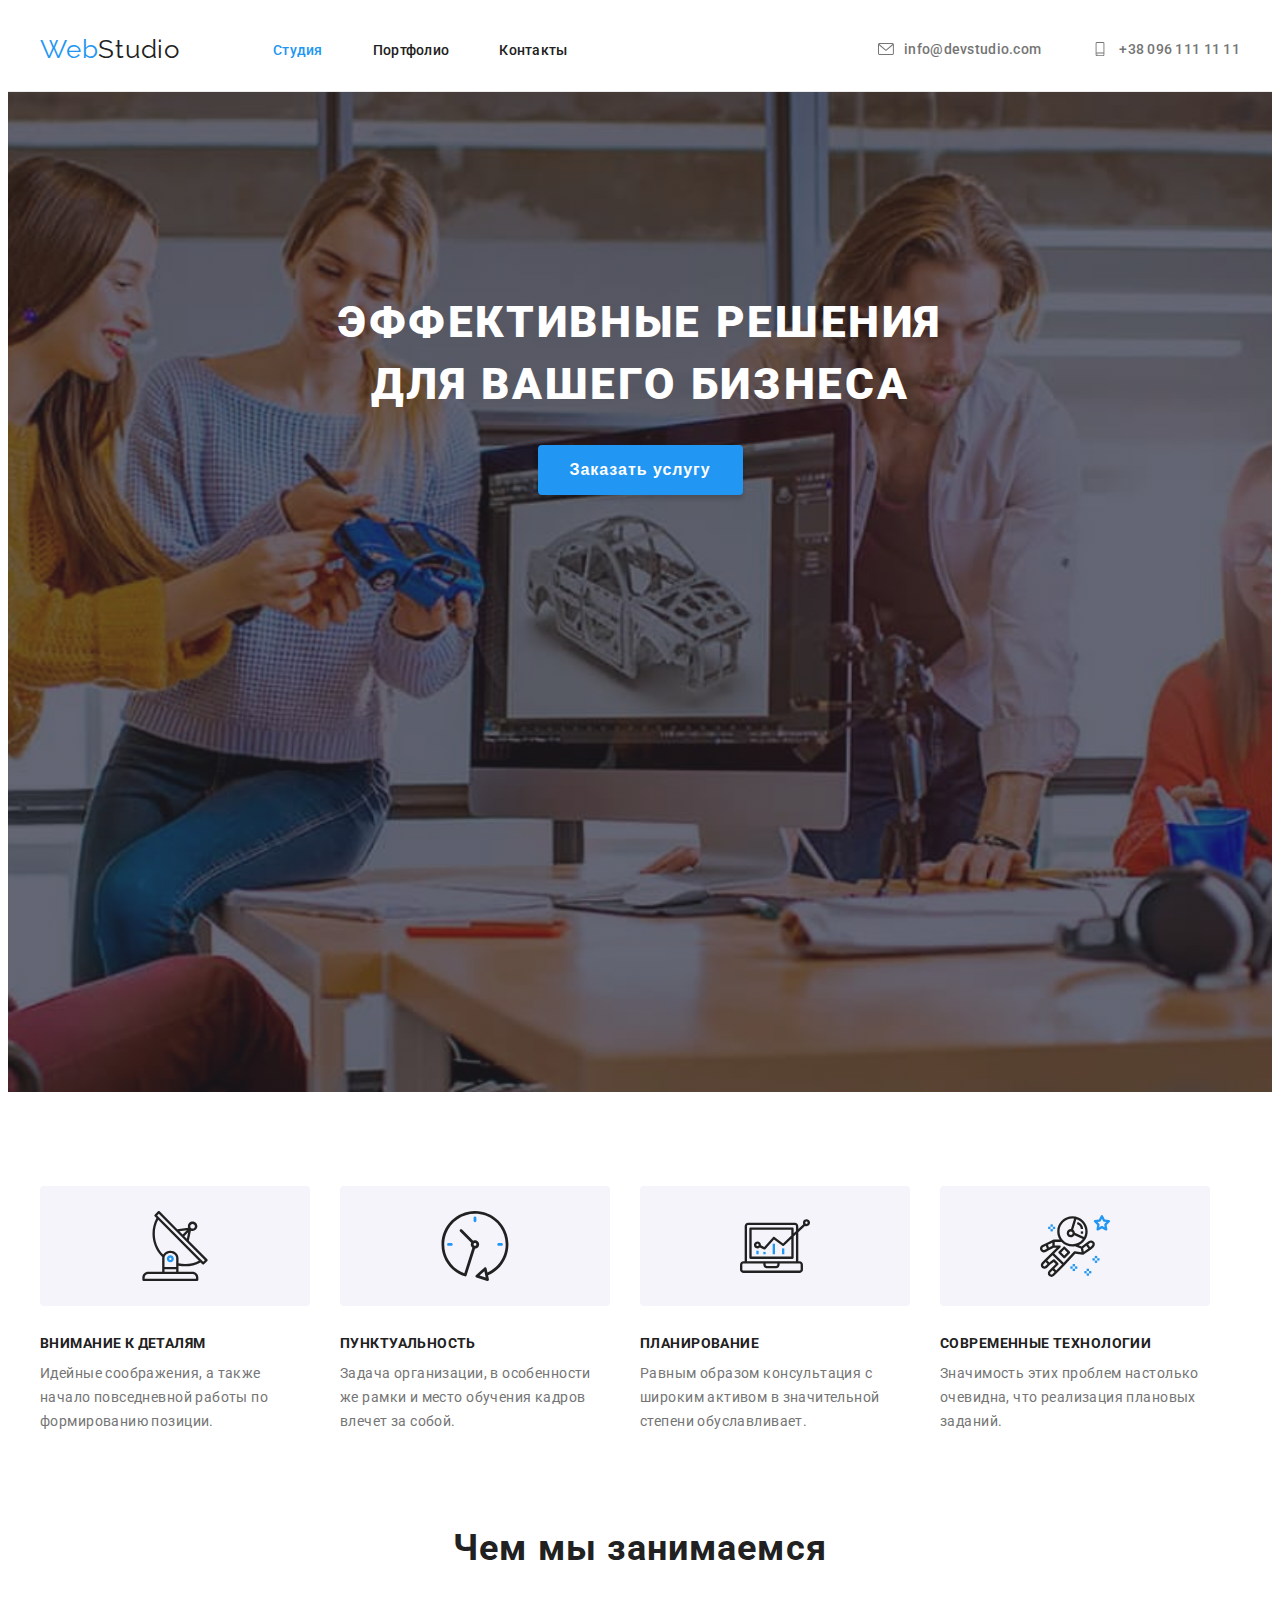
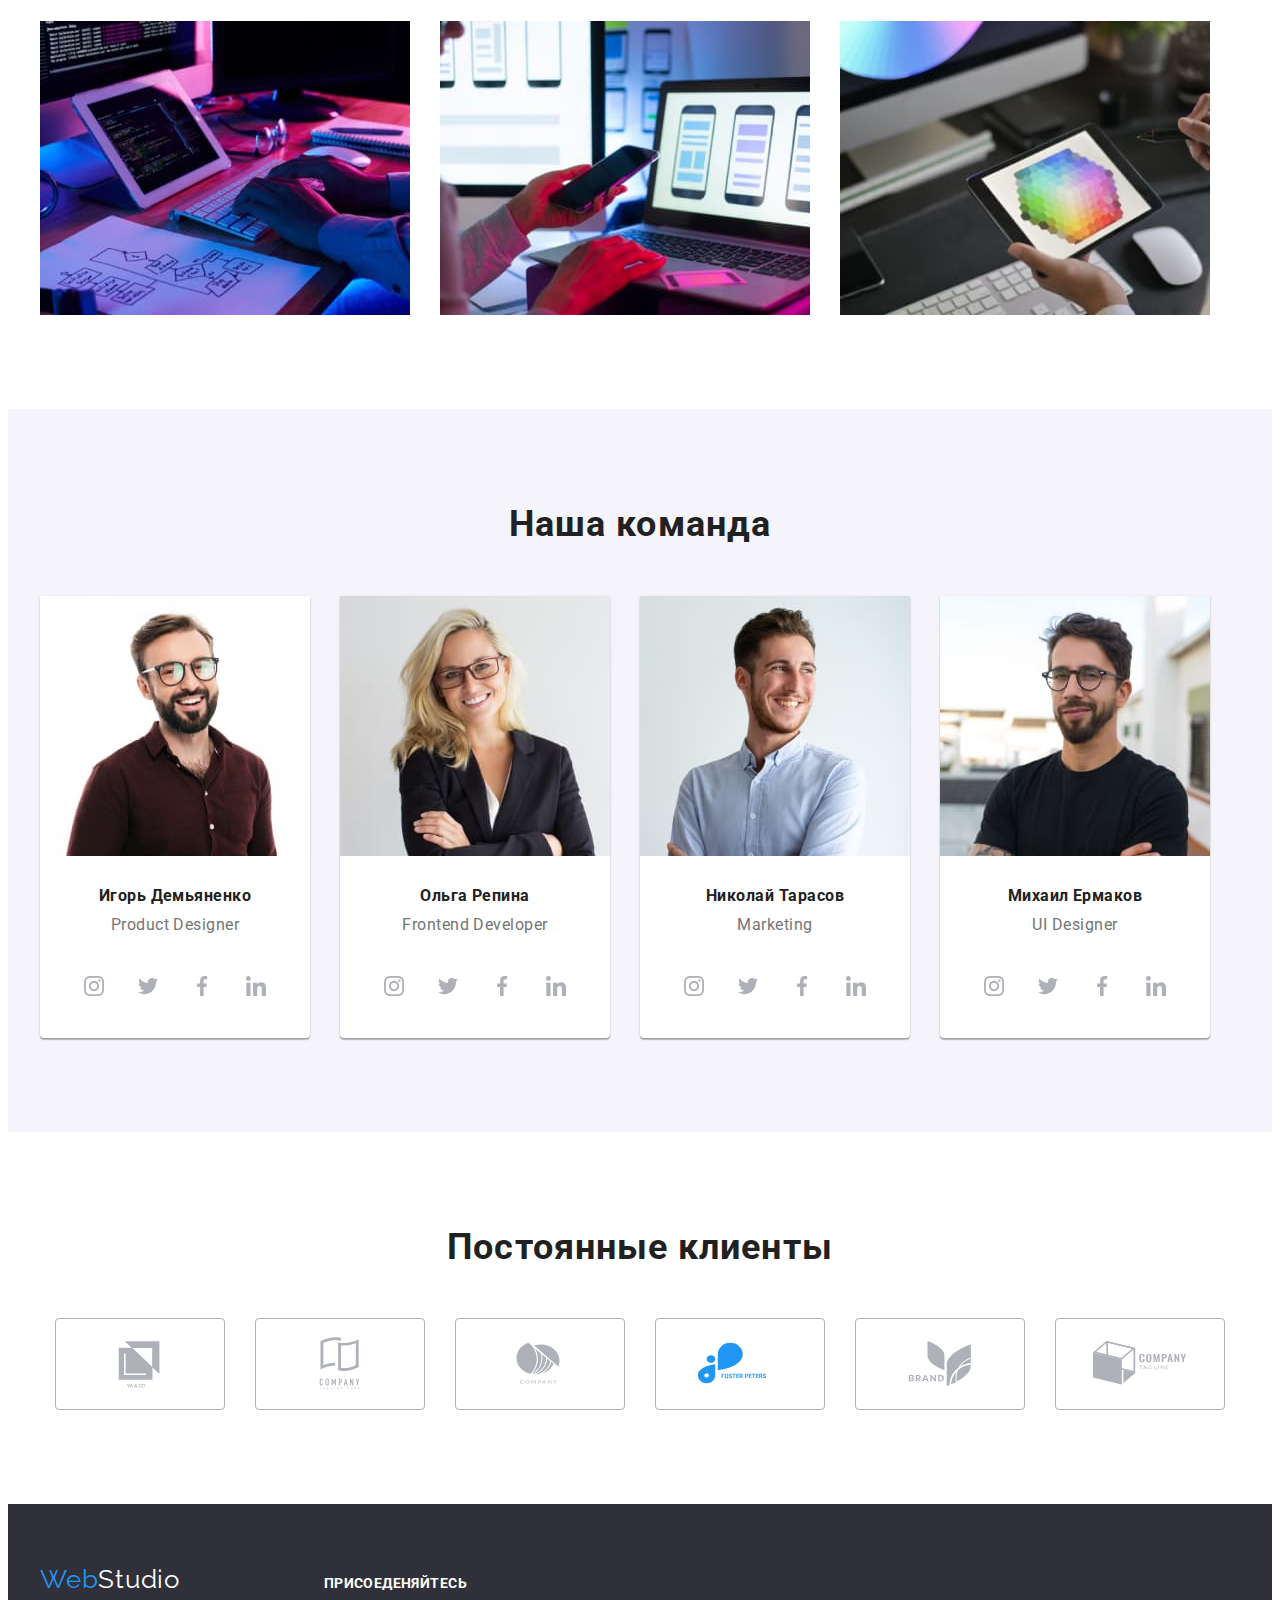
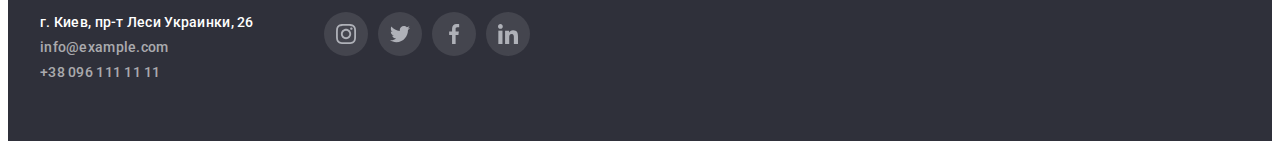
<file: index.html>
<!DOCTYPE html>
<html lang="ru">
  <head>
    <meta charset="UTF-8" />
    <meta http-equiv="X-UA-Compatible" content="IE=edge" />
    <meta name="viewport" content="width=device-width, initial-scale=1.0" />
    <title>WebStudio</title>
    <link rel="preconnect" href="https://fonts.googleapis.com" />
    <link rel="preconnect" href="https://fonts.gstatic.com" crossorigin />
    <link
      href="https://fonts.googleapis.com/css2?family=Raleway:ital,wght@0,700;1,700&display=swap"
      rel="stylesheet"
    />
    <link
      href="https://fonts.googleapis.com/css2?family=Raleway:wght@700&family=Roboto:wght@400;500;700;900&family=Shizuru&display=swap"
      rel="stylesheet"
    />
    <link
      rel="stylesheet"
      href="https://cdnjs.cloudflare.com/ajax/libs/modern-normalize/1.1.0/modern-normalize.min.css"
      integrity="sha512-wpPYUAdjBVSE4KJnH1VR1HeZfpl1ub8YT/NKx4PuQ5NmX2tKuGu6U/JRp5y+Y8XG2tV+wKQpNHVUX03MfMFn9Q=="
      crossorigin="anonymous"
      referrerpolicy="no-referrer"
    />
    <link rel="stylesheet" href="./css/styles.css" />
  </head>
  <body>
    <header class="border">
      <div class="container container-flex">
        <nav class="container-flex">
          <a href="index.html" class="header-logo a logo"
            ><span class="header-logo-styles">Web</span>Studio</a
          >
          <ul class="list container-flex header-stydia">
            <li class="header-info-margin">
              <a class="header-items a" href="index.html"
                ><span class="portfolio">Студия</span></a
              >
            </li>
            <li class="header-info-margin header-port">
              <a class="header-items a" href="portfolio.html">Портфолио</a>
            </li>
            <li class="header-info-margin header-cont">
              <a class="header-items a" href="#contacts">Контакты</a>
            </li>
          </ul>
        </nav>
        <ul class="list container-flex header-email">
          <li class="header-info-margin">
            <a class="header-contakty a" href="mailto:">
              <svg class="email" width="16" height="12">
                <use href="./images/symbol-defs.svg#icon-envelope"></use>
              </svg>
              info@devstudio.com</a
            >
          </li>
          <li class="header-info-margin header-tele">
            <a class="header-contakty a header-tel" href="tel:+380961111111">
              <svg class="email" width="18" height="14">
                <use href="./images/symbol-defs.svg#icon-smartphone"></use>
              </svg>
              +38 096 111 11 11</a
            >
          </li>
        </ul>
      </div>
    </header>
    <main>
      <section class="hero overlay">
        <div class="container">
          <h1 class="hero-list list">ЭФФЕКТИВНЫЕ РЕШЕНИЯ ДЛЯ ВАШЕГО БИЗНЕСА</h1>
          <button type="button" class="hero-btn">
            <span class="hero-btn-text">Заказать услугу</span>
          </button>
        </div>
      </section>
      <section class="main-section">
        <div class="container">
          <h2 class="visually-hidden">
            Ключевые моменты и решения для бизнеса
          </h2>
          <ul class="main-item list">
            <li class="main-margin">
              <div class="main-icon">
                <svg class="" width="70" height="70">
                  <use href="./images/symbol-defs.svg#icon-antenna1"></use>
                </svg>
              </div>
              <h3 class="main-item-heading item-heading">ВНИМАНИЕ К ДЕТАЛЯМ</h3>
              <p class="main-item-text">
                Идейные соображения, а также начало повседневной работы по
                формированию позиции.
              </p>
            </li>
            <li class="main-margin">
              <div class="main-icon">
                <svg class="" width="70" height="70">
                  <use href="./images/symbol-defs.svg#icon-clock1"></use>
                </svg>
              </div>
              <h3 class="main-item-heading item-heading">ПУНКТУАЛЬНОСТЬ</h3>
              <p class="main-item-text">
                Задача организации, в особенности же рамки и место обучения
                кадров влечет за собой.
              </p>
            </li>
            <li class="main-margin">
              <div class="main-icon">
                <svg class="" width="70" height="70">
                  <use href="./images/symbol-defs.svg#icon-diagram-1"></use>
                </svg>
              </div>
              <h3 class="main-item-heading item-heading">ПЛАНИРОВАНИЕ</h3>
              <p class="main-item-text">
                Равным образом консультация с широким активом в значительной
                степени обуславливает.
              </p>
            </li>
            <li class="main-margin">
              <div class="main-icon">
                <svg class="" width="70" height="70">
                  <use href="./images/symbol-defs.svg#icon-astronaut1"></use>
                </svg>
              </div>
              <h3 class="main-item-heading item-heading">
                СОВРЕМЕННЫЕ ТЕХНОЛОГИИ
              </h3>
              <p class="main-item-text">
                Значимость этих проблем настолько очевидна, что реализация
                плановых заданий.
              </p>
            </li>
          </ul>
        </div>
      </section>
      <section class="main-bottom">
        <div class="container color">
          <h2 class="main-skills-heading general">Чем мы занимаемся</h2>
          <ul class="list img-margin header-flex">
            <li class="main-foto">
              <img
                src="./images/img.jpg"
                alt="Стол с компьютером"
                width="370"
                height="294"
              />
            </li>
            <li class="main-foto">
              <img
                src="./images/img2.jpg"
                alt="Информация на мониторе ноутбука"
                width="370"
                height="294"
              />
            </li>
            <li class="main-foto">
              <img
                src="./images/img3.jpg"
                alt="Цветовая палитра на экране планшета"
                width="370"
                height="294"
              />
            </li>
          </ul>
        </div>
      </section>
      <section class="section">
        <div class="container">
          <h2 class="team-heading general">Наша команда</h2>
          <ul class="list header-flex">
            <li class="team-foto">
              <img
                src="./images/img4.jpg"
                alt="Игорь Демьяненко"
                width="270"
                height="260"
              />
              <h3 class="team-name">Игорь Демьяненко</h3>
              <p class="team-profession">Product Designer</p>
              <ul class="team-foto-item list">
                <li class="team-foto-ikon">
                  <a href="" class="team-soc-link">
                    <svg class="team-soc-svg" width="20" height="20">
                      <use href="./images/symbol-defs.svg#icon-instagram"></use>
                    </svg>
                  </a>
                </li>
                <li class="team-foto-ikon">
                  <a href="" class="team-soc-link">
                    <svg class="team-soc-svg" width="20" height="20">
                      <use href="./images/symbol-defs.svg#icon-twitter"></use>
                    </svg>
                  </a>
                </li>
                <li class="team-foto-ikon">
                  <a href="" class="team-soc-link">
                    <svg class="team-soc-svg" width="20" height="20">
                      <use href="./images/symbol-defs.svg#icon-facebook"></use>
                    </svg>
                  </a>
                </li>
                <li class="team-foto-ikon">
                  <a href="" class="team-soc-link">
                    <svg class="team-soc-svg" width="20" height="20">
                      <use href="./images/symbol-defs.svg#icon-linkedin"></use>
                    </svg>
                  </a>
                </li>
              </ul>
            </li>
            <li class="team-foto">
              <img
                src="./images/img5.jpg"
                alt="Ольга Репина"
                width="270"
                height="260"
              />
              <div>
                <h3 class="team-name">Ольга Репина</h3>
                <p class="team-profession">Frontend Developer</p>
                <ul class="team-foto-item list">
                  <li class="team-foto-ikon">
                    <a href="" class="team-soc-link">
                      <svg class="team-soc-svg" width="20" height="20">
                        <use
                          href="./images/symbol-defs.svg#icon-instagram"
                        ></use>
                      </svg>
                    </a>
                  </li>
                  <li class="team-foto-ikon">
                    <a href="" class="team-soc-link">
                      <svg class="team-soc-svg" width="20" height="20">
                        <use href="./images/symbol-defs.svg#icon-twitter"></use>
                      </svg>
                    </a>
                  </li>
                  <li class="team-foto-ikon">
                    <a href="" class="team-soc-link">
                      <svg class="team-soc-svg" width="20" height="20">
                        <use
                          href="./images/symbol-defs.svg#icon-facebook"
                        ></use>
                      </svg>
                    </a>
                  </li>
                  <li class="team-foto-ikon">
                    <a href="" class="team-soc-link">
                      <svg class="team-soc-svg" width="20" height="20">
                        <use
                          href="./images/symbol-defs.svg#icon-linkedin"
                        ></use>
                      </svg>
                    </a>
                  </li>
                </ul>
              </div>
            </li>
            <li class="team-foto">
              <img
                src="./images/img6.jpg"
                alt="Николай Тарасов"
                width="270"
                height="260"
              />
              <div>
                <h3 class="team-name">Николай Тарасов</h3>
                <p class="team-profession">Marketing</p>
                <ul class="team-foto-item list">
                  <li class="team-foto-ikon">
                    <a href="" class="team-soc-link">
                      <svg class="team-soc-svg" width="20" height="20">
                        <use
                          href="./images/symbol-defs.svg#icon-instagram"
                        ></use>
                      </svg>
                    </a>
                  </li>
                  <li class="team-foto-ikon">
                    <a href="" class="team-soc-link">
                      <svg class="team-soc-svg" width="20" height="20">
                        <use href="./images/symbol-defs.svg#icon-twitter"></use>
                      </svg>
                    </a>
                  </li>
                  <li class="team-foto-ikon">
                    <a href="" class="team-soc-link">
                      <svg class="team-soc-svg" width="20" height="20">
                        <use
                          href="./images/symbol-defs.svg#icon-facebook"
                        ></use>
                      </svg>
                    </a>
                  </li>
                  <li class="team-foto-ikon">
                    <a href="" class="team-soc-link">
                      <svg class="team-soc-svg" width="20" height="20">
                        <use
                          href="./images/symbol-defs.svg#icon-linkedin"
                        ></use>
                      </svg>
                    </a>
                  </li>
                </ul>
              </div>
            </li>
            <li class="team-foto">
              <img
                src="./images/img7.jpg"
                alt="Михаил Ермаков"
                width="270"
                height="260"
              />
              <div>
                <h3 class="team-name">Михаил Ермаков</h3>
                <p class="team-profession">UI Designer</p>
                <ul class="team-foto-item list">
                  <li class="team-foto-ikon">
                    <a href="" class="team-soc-link">
                      <svg class="team-soc-svg" width="20" height="20">
                        <use
                          href="./images/symbol-defs.svg#icon-instagram"
                        ></use>
                      </svg>
                    </a>
                  </li>
                  <li class="team-foto-ikon">
                    <a href="" class="team-soc-link">
                      <svg class="team-soc-svg" width="20" height="20">
                        <use href="./images/symbol-defs.svg#icon-twitter"></use>
                      </svg>
                    </a>
                  </li>
                  <li class="team-foto-ikon">
                    <a href="" class="team-soc-link">
                      <svg class="team-soc-svg" width="20" height="20">
                        <use
                          href="./images/symbol-defs.svg#icon-facebook"
                        ></use>
                      </svg>
                    </a>
                  </li>
                  <li class="team-foto-ikon">
                    <a href="" class="team-soc-link">
                      <svg class="team-soc-svg" width="20" height="20">
                        <use
                          href="./images/symbol-defs.svg#icon-linkedin"
                        ></use>
                      </svg>
                    </a>
                  </li>
                </ul>
              </div>
            </li>
          </ul>
        </div>
      </section>
      <section class="main-clients">
        <div class="container">
          <h2 class="clients">Постоянные клиенты</h2>
          <ul class="list main-clients-flex">
            <li class="main-clients-list">
              <a href="" class="main-web main-clients-icon"
                ><svg class="" width="106" height="60">
                  <use href="./images/symbol-defs.svg#icon-Logo"></use></svg
              ></a>
            </li>
            <li class="main-clients-list">
              <a href="" class="main-web main-clients-icon"
                ><svg class="" width="106" height="60">
                  <use
                    class="logo-items"
                    href="./images/symbol-defs.svg#icon-Logo1"
                  ></use></svg
              ></a>
            </li>
            <li class="main-clients-list">
              <a href="" class="main-web main-clients-icon"
                ><svg class="" width="106" height="60">
                  <use
                    class="logo-items"
                    href="./images/symbol-defs.svg#icon-Logo2"
                  ></use></svg
              ></a>
            </li>
            <li class="main-clients-list">
              <a href="" class="main-web main-clients-icon"
                ><svg class="" width="106" height="60">
                  <use
                    class="logo-items"
                    href="./images/symbol-defs.svg#icon-Logo3"
                  ></use></svg
              ></a>
            </li>
            <li class="main-clients-list">
              <a href="" class="main-web main-clients-icon"
                ><svg class="" width="106" height="60">
                  <use
                    class="logo-items"
                    href="./images/symbol-defs.svg#icon-Logo4"
                  ></use></svg
              ></a>
            </li>
            <li class="main-clients-list">
              <a href="" class="main-web main-clients-icon"
                ><svg class="" width="106" height="60">
                  <use
                    class="logo-items"
                    href="./images/symbol-defs.svg#icon-Logo5"
                  ></use></svg
              ></a>
            </li>
          </ul>
        </div>
      </section>
      <footer class="footer" id="contacts">
        <div class="container">
          <div class="footer-modern">
            <a href="index.html" class="footer-logo a logo"
              >Web<span class="footer-logo-text">Studio</span></a
            >
            <address class="footer-address">
              <ul class="list">
                <li class="cont-padding">
                  <a
                    href="https://bit.ly/3pXMvUd"
                    target="_blank"
                    rel="noopener noreferrer"
                    class="footer-item a genera-text header-contakty"
                    >г. Киев, пр-т Леси Украинки, 26</a
                  >
                </li>
                <li class="cont-padding">
                  <a
                    href="mailto:info@devstudio.com"
                    class="footer-list a header-contakty"
                    >info@example.com</a
                  >
                </li>
                <li class="cont-padding">
                  <a
                    href="tel:+380961111111"
                    class="footer-list a genera-text header-contakty"
                    >+38 096 111 11 11</a
                  >
                </li>
              </ul>
            </address>
          </div>
          <div>
            <p class="footer-social">ПРИСОЕДЕНЯЙТЕСЬ</p>
            <ul class="list footer-cont">
              <li class="footer-emazing footer-social-link">
                <a href="" class="social-links">
                  <svg class="footer-color-icon" width="20" height="20">
                    <use href="./images/symbol-defs.svg#icon-instagram"></use>
                  </svg>
                </a>
              </li>
              <li class="footer-emazing footer-social-link">
                <a href="" class="social-links">
                  <svg class="footer-color-icon" width="20" height="20">
                    <use href="./images/symbol-defs.svg#icon-twitter"></use>
                  </svg>
                </a>
              </li>
              <li class="footer-emazing footer-social-link">
                <a href="" class="social-links">
                  <svg class="footer-color-icon" width="20" height="20">
                    <use href="./images/symbol-defs.svg#icon-facebook"></use>
                  </svg>
                </a>
              </li>
              <li class="footer-emazing footer-social-link">
                <a href="" class="social-links">
                  <svg class="footer-color-icon" width="20" height="20">
                    <use href="./images/symbol-defs.svg#icon-linkedin"></use>
                  </svg>
                </a>
              </li>
            </ul>
          </div>
        </div>
      </footer>

      <div class="backdrop is-hidden">
        <div class="modal">
          <bottom>Закрыть</bottom>
        </div>
      </div>
    </main>
  </body>
</html>
</file>
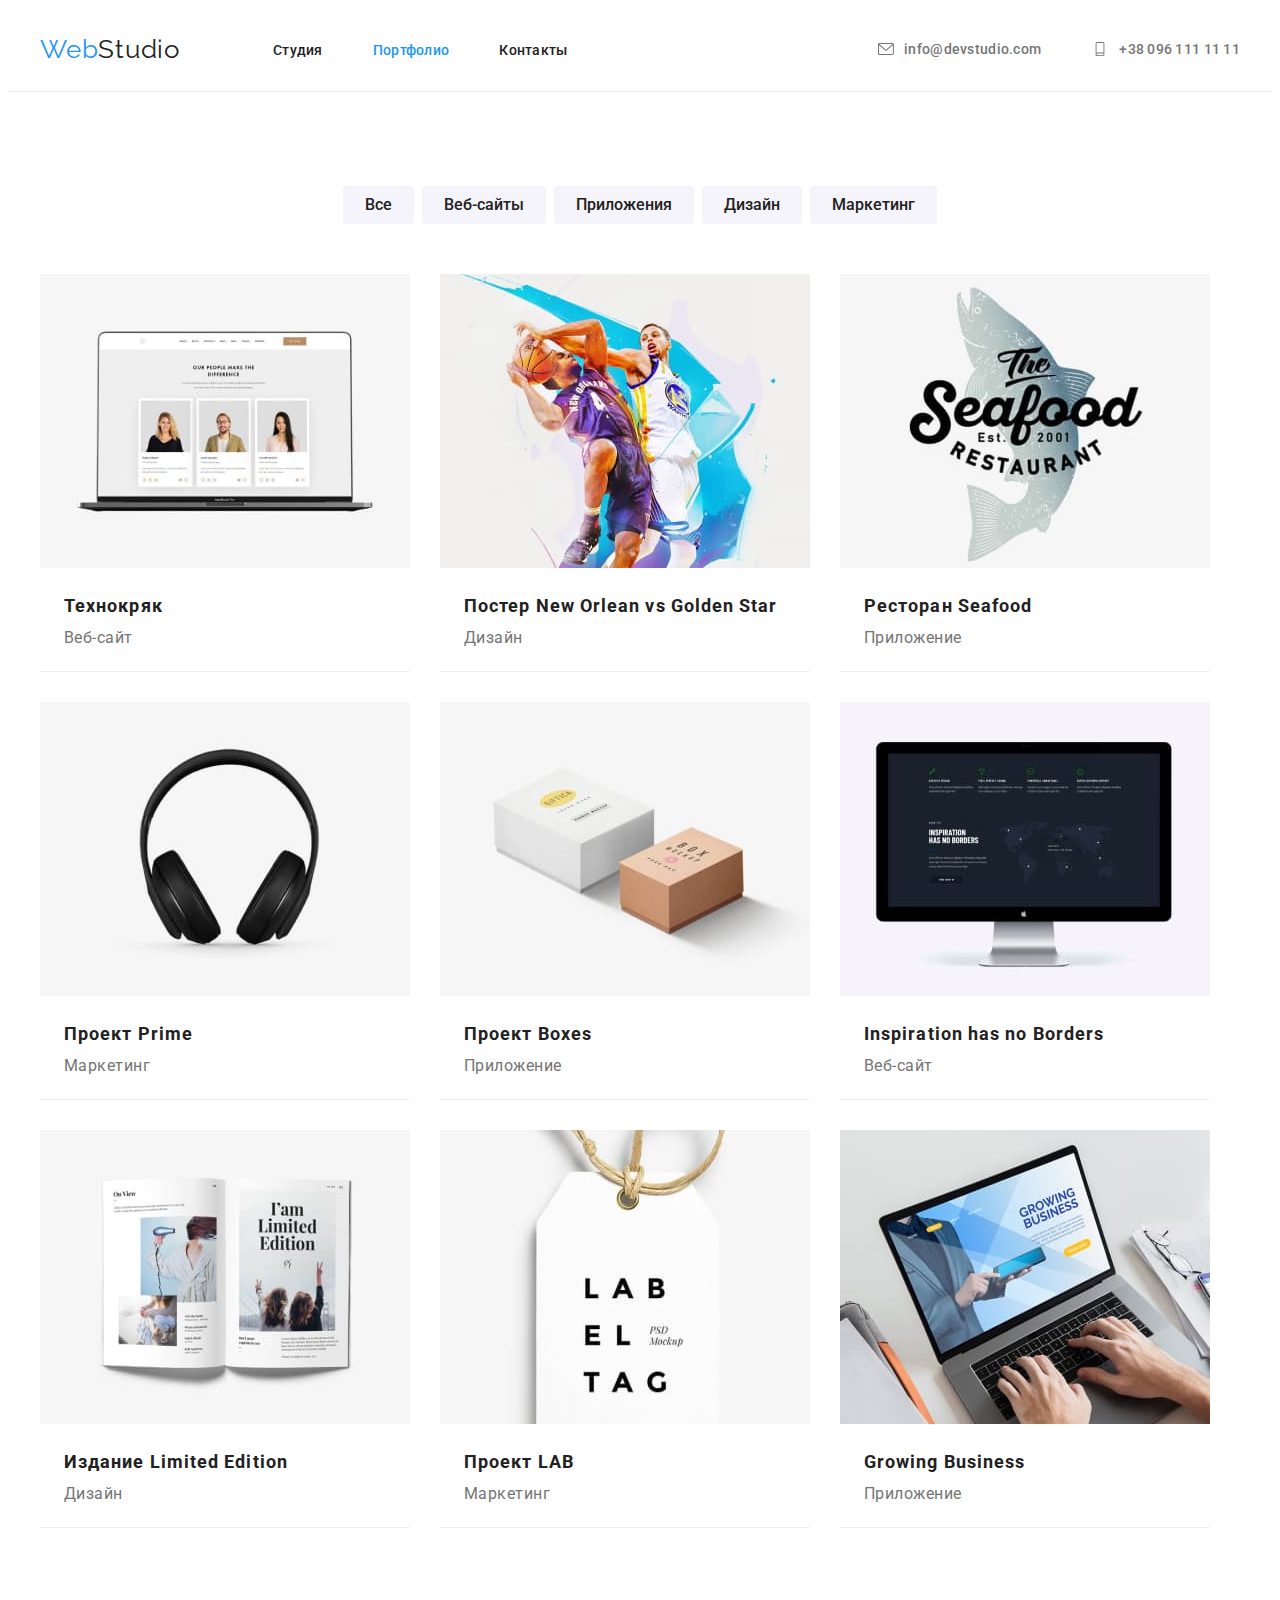
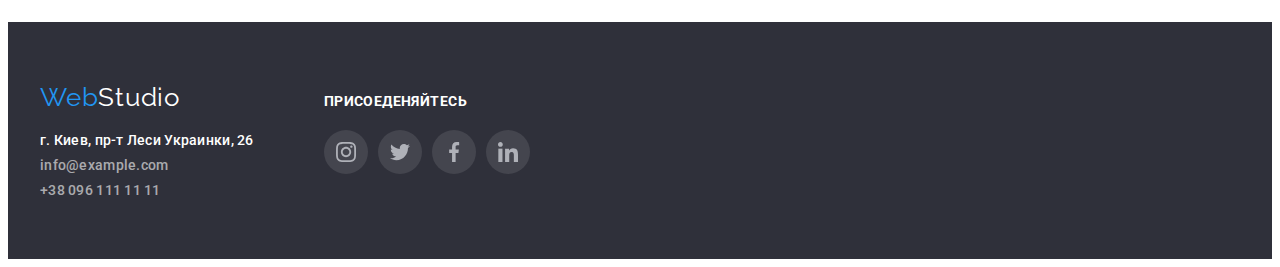
<file: portfolio.html>
<!DOCTYPE html>
<html lang="ru">
  <head>
    <meta charset="UTF-8" />
    <meta http-equiv="X-UA-Compatible" content="IE=edge" />
    <meta name="viewport" content="width=device-width, initial-scale=1.0" />
    <title>Portfolio</title>
    <link rel="preconnect" href="https://fonts.googleapis.com" />
    <link rel="preconnect" href="https://fonts.gstatic.com" crossorigin />
    <link
      href="https://fonts.googleapis.com/css2?family=Raleway:ital,wght@0,700;1,700&display=swap"
      rel="stylesheet"
    />
    <link
      href="https://fonts.googleapis.com/css2?family=Raleway:wght@700&family=Roboto:wght@400;500;700;900&family=Shizuru&display=swap"
      rel="stylesheet"
    />
    <link
      rel="stylesheet"
      href="https://cdnjs.cloudflare.com/ajax/libs/modern-normalize/1.1.0/modern-normalize.min.css"
      integrity="sha512-wpPYUAdjBVSE4KJnH1VR1HeZfpl1ub8YT/NKx4PuQ5NmX2tKuGu6U/JRp5y+Y8XG2tV+wKQpNHVUX03MfMFn9Q=="
      crossorigin="anonymous"
      referrerpolicy="no-referrer"
    />
    <link rel="stylesheet" href="./css/styles.css" />
  </head>
  <body>
    <header class="border">
      <div class="container container-flex">
        <nav class="container-flex">
          <a href="index.html" class="header-logo a logo"
            ><span class="header-logo-styles">Web</span>Studio</a
          >
          <ul class="list container-flex header-stydia">
            <li class="header-info-margin">
              <a class="header-items a" href="index.html">Студия</a>
            </li>
            <li class="header-info-margin header-port">
              <a class="header-items a" href="portfolio.html"
                ><span class="portfolio">Портфолио</span></a
              >
            </li>
            <li class="header-info-margin header-cont">
              <a class="header-items a" href="#contacts">Контакты</a>
            </li>
          </ul>
        </nav>
        <ul class="list container-flex header-email">
          <li class="header-info-margin">
            <a class="header-contakty a" href="mailto:">
              <svg class="email" width="16" height="12">
                <use href="./images/symbol-defs.svg#icon-envelope"></use>
              </svg>
              info@devstudio.com</a
            >
          </li>
          <li class="header-info-margin header-tele">
            <a class="header-contakty a header-tel" href="tel:+380961111111">
              <svg class="email" width="18" height="14">
                <use href="./images/symbol-defs.svg#icon-smartphone"></use>
              </svg>
              +38 096 111 11 11</a
            >
          </li>
        </ul>
      </div>
    </header>
    <main>
      <section class="portfolio-section">
        <div class="container">
          <h1 class="visually-hidden">
            Ключевые моменты и решения для бизнеса
          </h1>

          <ul class="list header-flex-partfolio header-center">
            <li class="portfolio-btn-padding">
              <button type="button" class="portfolio-btn btn-text-padding">
                Все
              </button>
            </li>
            <li class="portfolio-btn-padding">
              <button type="button" class="portfolio-btn btn-text-padding">
                Веб-сайты
              </button>
            </li>
            <li class="portfolio-btn-padding">
              <button type="button" class="portfolio-btn btn-text-padding">
                Приложения
              </button>
            </li>
            <li class="portfolio-btn-padding">
              <button type="button" class="portfolio-btn btn-text-padding">
                Дизайн
              </button>
            </li>
            <li class="portfolio-btn-padding">
              <button type="button" class="portfolio-btn btn-text-padding">
                Маркетинг
              </button>
            </li>
          </ul>

          <ul class="portfolio-img-flex">
            <li class="list border-box flex-box">
              <a href="" class="flex-shadow a">
                <article class="">
                  <div class="produkt-thumb produkt">
                    <img
                      src="./images/img8.jpg"
                      alt="ноутбук с информацией"
                      width="370"
                      height="294"
                    />
                  </div>
                </article>
                <div class="portfolio-list-test">
                  <h2 class="portfolio-text text-box">Технокряк</h2>
                  <p class="portfolio-list text-box">Веб-сайт</p>
                </div>
              </a>
            </li>
            <li class="list border-box flex-box">
              <a href="" class="flex-shadow a">
                <img
                  src="./images/img9.jpg"
                  alt="постер с баскетболистами"
                  width="370"
                  height="294"
                />
                <div class="portfolio-list-test">
                  <h2 class="portfolio-text text-box">
                    Постер New Orlean vs Golden Star
                  </h2>
                  <p lang="en" class="portfolio-list text-box">Дизайн</p>
                </div>
              </a>
            </li>
            <li class="list border-box flex-box">
              <a href="" class="flex-shadow a">
                <img
                  src="./images/img10.jpg"
                  alt="логотип ресорана"
                  width="370"
                  height="294"
                />
                <div class="portfolio-list-test">
                  <h2 class="portfolio-text text-box">Ресторан Seafood</h2>
                  <p class="portfolio-list text-box">Приложение</p>
                </div>
              </a>
            </li>
            <li class="list border-box flex-box">
              <a href="" class="flex-shadow a">
                <img
                  src="./images/img11.jpg"
                  alt="чёрные большие наушники"
                  width="370"
                  height="294"
                />
                <div class="portfolio-list-test">
                  <h2 class="portfolio-text text-box">Проект Prime</h2>
                  <p class="portfolio-list text-box">Маркетинг</p>
                </div>
              </a>
            </li>
            <li class="list border-box flex-box">
              <a href="" class="flex-shadow a">
                <img
                  src="./images/img12.jpg"
                  alt="коробки"
                  width="370"
                  height="294"
                />
                <div class="portfolio-list-test">
                  <h2 class="portfolio-text text-box">Проект Boxes</h2>
                  <p class="portfolio-list text-box">Приложение</p>
                </div>
              </a>
            </li>
            <li class="list border-box flex-box">
              <a href="" class="flex-shadow a">
                <img
                  src="./images/img13.jpg"
                  alt="монитор apple"
                  width="370"
                  height="294"
                />
                <div class="portfolio-list-test">
                  <h2 lang="en" class="portfolio-text text-box">
                    Inspiration has no Borders
                  </h2>
                  <p class="portfolio-list text-box">Веб-сайт</p>
                </div>
              </a>
            </li>
            <li class="list border-box flex-box">
              <a href="" class="flex-shadow a">
                <img
                  src="./images/img14.jpg"
                  alt="открытая книга"
                  width="370"
                  height="294"
                />
                <div class="portfolio-list-test">
                  <h2 class="portfolio-text text-box">
                    Издание Limited Edition
                  </h2>
                  <p class="portfolio-list text-box">Дизайн</p>
                </div>
              </a>
            </li>
            <li class="list border-box flex-box">
              <a href="" class="flex-shadow a">
                <img
                  src="./images/img15.jpg"
                  alt="бирка"
                  width="370"
                  height="294"
                />
                <div class="portfolio-list-test">
                  <h2 class="portfolio-text text-box">Проект LAB</h2>
                  <p class="portfolio-list text-box">Маркетинг</p>
                </div>
              </a>
            </li>
            <li class="list border-box flex-box">
              <a href="" class="flex-shadow a">
                <img
                  src="./images/img16.jpg"
                  alt="человек печатает на ноутбуке"
                  width="370"
                  height="294"
                />
                <div class="portfolio-list-test">
                  <h2 lang="en" class="portfolio-text text-box">
                    Growing Business
                  </h2>
                  <p class="portfolio-list text-box">Приложение</p>
                </div>
              </a>
            </li>
          </ul>
        </div>
      </section>
      <footer class="footer" id="contacts">
        <div class="container">
          <div class="footer-modern">
            <a href="index.html" class="footer-logo a logo"
              >Web<span class="footer-logo-text">Studio</span></a
            >
            <address class="footer-address">
              <ul class="list">
                <li class="cont-padding">
                  <a
                    href="https://bit.ly/3pXMvUd"
                    target="_blank"
                    rel="noopener noreferrer"
                    class="footer-item a genera-text header-contakty"
                    >г. Киев, пр-т Леси Украинки, 26</a
                  >
                </li>
                <li class="cont-padding">
                  <a
                    href="mailto:info@devstudio.com"
                    class="footer-list a header-contakty"
                    >info@example.com</a
                  >
                </li>
                <li class="cont-padding">
                  <a
                    href="tel:+380961111111"
                    class="footer-list a genera-text header-contakty"
                    >+38 096 111 11 11</a
                  >
                </li>
              </ul>
            </address>
          </div>
          <div>
            <p class="footer-social">ПРИСОЕДЕНЯЙТЕСЬ</p>
            <ul class="list footer-cont">
              <li class="footer-emazing footer-social-link">
                <a href="" class="social-links">
                  <svg class="footer-color-icon" width="20" height="20">
                    <use href="./images/symbol-defs.svg#icon-instagram"></use>
                  </svg>
                </a>
              </li>
              <li class="footer-emazing footer-social-link">
                <a href="" class="social-links">
                  <svg class="footer-color-icon" width="20" height="20">
                    <use href="./images/symbol-defs.svg#icon-twitter"></use>
                  </svg>
                </a>
              </li>
              <li class="footer-emazing footer-social-link">
                <a href="" class="social-links">
                  <svg class="footer-color-icon" width="20" height="20">
                    <use href="./images/symbol-defs.svg#icon-facebook"></use>
                  </svg>
                </a>
              </li>
              <li class="footer-emazing footer-social-link">
                <a href="" class="social-links">
                  <svg class="footer-color-icon" width="20" height="20">
                    <use href="./images/symbol-defs.svg#icon-linkedin"></use>
                  </svg>
                </a>
              </li>
            </ul>
          </div>
        </div>
      </footer>
    </main>
  </body>
</html>
</file>
<file: css/styles.css>
:root {
  --header: #ffffff;
  --portfolio: #2196f3;
  --header-logo: #212121;
  --header-logo-styles: #2196f3;
  --header-color: #ffffff;
  --header-items: #212121;
  --main-item-heading: #212121;
  --main-item-text: #757575;
  --main-skills-heading: #212121;
  --team: #f5f4fa;
  --team-name: #212121;
  --team-profession: #757575;
  --footer-logo-text: #ffffff;
  --hero: #2f303a;
  --hover-focus: #2196f3;
  --contacty: #757575;
  --footer-logo: #ffffff;
}

body {
  font-family: "Roboto";
}

.a {
  text-decoration: none;
}
.list {
  padding: 0;
  margin: 0;
  list-style: none;
}

p,
h1,
h2,
h3,
h4,
h5,
h6 {
  margin: 0;
  padding: 0;
}

ul,
ol {
  padding-left: 0;
  margin: 0;
}

button {
  cursor: pointer;
}

img {
  width: 100%;
  height: auto;
  display: block;
}

.container {
  width: 1200px;

  padding: 0 15px;
  margin: 0 auto;
}

.logo {
  font-family: "Raleway";
  font-style: normal;
  font-size: 26px;
  line-height: 1.2;

  letter-spacing: 0.03em;
}

/* --------------------------------------------------------------general------------------------------------------------------------ */
.general {
  font-family: inherit;
  font-size: 36px;
  line-height: 1.2;
}

.genera-text {
  font-family: inherit;
  font-size: 14px;
  line-height: 1.71;
  letter-spacing: 0.03em;
}

.item-heading {
  font-family: inherit;
  font-size: 14px;
  line-height: 1.14;
  letter-spacing: 0.03em;
  text-transform: uppercase;
}

.visually-hidden {
  position: absolute;
  white-space: nowrap;
  width: 1px;
  height: 1px;
  overflow: hidden;
  border: 0;
  padding: 0;
  clip: rect(0 0 0 0);
  clip-path: inset(50%);
  margin: -1px;
}

.container-flex {
  display: flex;
  flex-direction: row;
  align-items: center;
}

.border {
  border-bottom: 1px solid #ececec;
}

/* ----------------------------------------------------------header-------------------------------------------------------------- */
.header {
  border-bottom: 1px solid #ececec;

  background: var(--header);
}

.header-center {
  display: flex;
  justify-content: center;
}

.head {
  margin: 24px 0 25px 0;
}

.header-logo {
  color: var(--header-logo);
}

.header-navigation {
  color: var(--header-navigation);
}

.header-logo-styles {
  color: var(--header-logo-styles);
}

.header-flex {
  display: flex;
}

.header-info-margin {
  padding-top: 32px;
  padding-bottom: 32px;
}

.header-flex-partfolio {
  margin-bottom: 50px;

  display: flex;
}

.header-items {
  font-family: inherit;
  font-weight: 500;
  font-size: 14px;
  line-height: 1.2;
  letter-spacing: 0.02em;

  color: var(--header-items);
}

.header-items:hover,
.header-items:focus {
  color: var(--hover-focus);
}

.header-contakty {
  display: flex;
  align-items: center;

  font-family: inherit;
  font-weight: 500;
  font-size: 14px;
  line-height: 1.14;
  letter-spacing: 0.02em;

  color: var(--contacty);
}

.header-contakty:hover,
.header-contakty:focus {
  color: var(--hover-focus);
}

.email {
  fill: currentColor;
}

.header-stydia {
  margin-left: 93px;
}

.header-port {
  margin-left: 50px;
}

.header-cont {
  margin-left: 50px;
}

.header-email {
  margin-left: auto;
}

.header-tele {
  margin-left: 50px;
}

.email {
  margin-right: 10px;
}
/* -----------------------------------------------------------------hero-------------------------------------------------------- */
.hero {
  padding-top: 200px;
  padding-bottom: 200px;
  text-align: center;

  background: var(--hero);
}
.hero-list {
  margin-bottom: 30px;
  margin-left: auto;
  margin-right: auto;

  max-width: 696px;

  font-family: inherit;
  font-weight: 900;
  font-size: 44px;
  line-height: 1.4;
  text-align: center;
  letter-spacing: 0.06em;
  text-transform: uppercase;

  color: var(--header-color);
}

.hero-btn {
  margin-bottom: 0%;

  padding: 10px 32px 10px 32px;

  background: var(--header-logo-styles);
  box-shadow: 0px 4px 4px rgba(0, 0, 0, 0.15);
  border-radius: 4px;
  border: none;
}

.hero-btn-text {
  display: flex;
  align-items: center;
  text-align: center;

  font-family: inherit;
  font-weight: 700;
  font-size: 16px;
  line-height: 1.87;
  letter-spacing: 0.06em;

  color: var(--header-color);
}
/* --------------------------------------------------------------main------------------------------------------------------------ */

.main-bottom {
  padding-bottom: 94px;
}

.main-section {
  padding: 94px 0;
  background: var(--header);
}

.main-item {
  display: flex;
}

.main-item-heading {
  margin-bottom: 10px;
  color: var(--main-item-heading);
}

.main-margin {
  display: inline;
  margin-right: 30px;

  width: 270px;

  font-weight: 400;
  font-size: 14px;
  line-height: 1.7;
  letter-spacing: 0.03em;
}

.main-margin:last-child {
  margin-right: 0;
}

.main-item-text {
  max-width: 270px;

  color: var(--main-item-text);
}

.main-skills-heading {
  margin-bottom: 50px;

  text-align: center;

  letter-spacing: 0.03em;

  color: var(--main-skills-heading);
}

.main-foto {
  margin-right: 30px;
}

.main-foto:last-child {
  margin-right: 0;
}

.section {
  background: #f5f4fa;
  padding: 94px 0;
}

.main-icon {
  width: 270px;
  height: 120px;
  background-color: #f5f4fa;
  display: flex;
  align-items: center;
  justify-content: center;
  border-radius: 4px;
  margin-bottom: 30px;
}

.main-clients-icon:hover,
.main-clients-icon:focus {
  fill: #2196f3;
}

.main-clients-icon:hover,
.main-clients-icon:focus {
  border: 1px solid #2196f3;
}

.main-clients {
  padding: 94px 0;
}

.main-clients-flex {
  display: flex;
  justify-content: center;
}

.main-clients-list + .main-clients-list {
  margin-left: 30px;
}

.main-clients-icon {
  fill: #afb1b8;
}

.main-web {
  width: 170px;
  height: 92px;
  display: flex;
  justify-content: center;
  align-items: center;
  border: 1px solid #afb1b8;
  box-sizing: border-box;
  border-radius: 4px;
  cursor: pointer;
}

/* --------------------------------------------------------------team------------------------------------------------------------ */

.team {
  padding: 94px 0;

  background: var(--team);
}
.team-heading {
  margin-bottom: 50px;

  text-align: center;

  letter-spacing: 0.03em;

  color: var(--main-skills-heading);
}

.team-foto {
  margin-right: 30px;

  background-color: #ffffff;

  box-shadow: 0px 1px 3px rgba(0, 0, 0, 0.12), 0px 1px 1px rgba(0, 0, 0, 0.14),
    0px 2px 1px rgba(0, 0, 0, 0.2);
  border-radius: 0px 0px 4px 4px;
}

.team-foto:last-child {
  margin-right: 0;
}

.team-name {
  padding-top: 30px;

  text-align: center;

  font-size: 16px;
  line-height: 1.2;
  letter-spacing: 0.03em;

  color: var(--team-name);
}

.team-profession {
  padding-top: 10px;
  padding-bottom: 30px;

  text-align: center;

  font-size: 16px;
  line-height: 1.2;
  letter-spacing: 0.03em;

  color: var(--team-profession);
}

.team-foto-item {
  display: flex;
  justify-content: center;
  margin-bottom: 30px;
}

.team-foto-ikon + .team-foto-ikon {
  margin-left: 10px;
}

.team-soc-link {
  width: 44px;
  height: 44px;
  border-radius: 50px;
  display: flex;
  justify-content: center;
  align-items: center;
}

.team-soc-svg {
  fill: #afb1b8;
}

.team-soc-link:hover,
.team-soc-link:focus {
  background-color: #2196f3;
}

.team-soc-link:hover .team-soc-svg,
.team-soc-link:focus .team-soc-svg {
  fill: #ffffff;
}

/* ----------------------------------------------------------------footer-------------------------------------------------------------- */
.footer {
  padding-top: 60px;
  padding-bottom: 60px;

  background: var(--hero);
}

.footer-logo {
  display: inline-block;

  margin-bottom: 20px;
  color: #2196f3;
}

.footer-logo-text {
  color: #ffffff;
}

.yu {
  padding-bottom: 0;
}
.cont-padding {
  margin-bottom: 9px;
}
.cont-padding:last-child {
  margin-bottom: 0px;
}

.footer-item {
  color: var(--header-color);
}

.footer-list {
  padding-bottom: 9px;
  padding-bottom: 0;

  color: rgba(255, 255, 255, 0.6);
}

.footer-address {
  font-style: normal;
  font-weight: 400;
  font-size: 14px;
  line-height: 1.7;
  letter-spacing: 0.03em;
  color: var(--white-text-color);
}

/* ---------------------------------------------------------btn---------------------------------------------------------------------- */

.btn-text-padding {
  padding: 6px 22px;
}

/* ----------------------------------------------------------portfolio---------------------------------------------------------------- */

.portfolio-section {
  padding: 94px 0;
}

.portfolio-btn {
  color: #212121;

  border-radius: 4px;
  border: none;
  cursor: pointer;
  background: #f5f4fa;

  font-family: "Roboto";
  font-style: normal;
  font-weight: 500;
  font-size: 16px;
  line-height: 1.6;
}

.portfolio-btn:hover,
.portfolio-btn:focus {
  background-color: #2196f3;
  color: #ffffff;
}

.portfolio-btn:hover,
.portfolio-btn:focus {
  box-shadow: 0px 3px 1px rgba(0, 0, 0, 0.1), 0px 1px 2px rgba(0, 0, 0, 0.08),
    0px 2px 2px rgba(0, 0, 0, 0.12);
  border-radius: 4px;
}

.portfolio {
  color: var(--portfolio);
}

.portfolio-img-flex {
  display: flex;
  flex-wrap: wrap;
}

.portfolio-main {
  font-family: inherit;
  font-size: 16px;
  line-height: 1, 6;
  text-align: center;
  letter-spacing: 0.03em;

  background-color: var(--portfolio-main);
}

.portfolio-img {
  position: absolute;
  width: 370px;
  height: 404px;
  left: 215px;
  top: 262px;

  background: var(--header-color);
  border: 1px solid #eeeeee;
  box-sizing: border-box;
  box-shadow: 0px 1px 1px rgba(0, 0, 0, 0.12), 0px 4px 4px rgba(0, 0, 0, 0.06),
    1px 4px 6px rgba(0, 0, 0, 0.16);
}

.portfolio-text {
  font-family: inherit;
  font-size: 18px;
  line-height: 2;
  letter-spacing: 0.06em;

  color: var(--header-items);
}

.portfolio-list {
  font-family: inherit;
  font-weight: 400;
  font-size: 16px;
  line-height: 1, 8;
  letter-spacing: 0.03em;

  color: var(--contacty);
}

.portfolio-kont {
  color: var(--header-color);
}

.portfolio-list-test {
  padding-top: 20px;
  padding-bottom: 20px;
  padding-left: 24px;
}

.button:button {
  color: var(--logo-color);
}

.portfolio-btn-padding {
  margin-right: 8px;
}
.portfolio-btn-padding:last-child {
  margin-right: 0;
}

/* --------------------------------flex-box--------------------------------------- */
.flex-box {
  width: 370px;
  margin-bottom: 30px;
}

.flex-box:nth-child(1n + 7) {
  margin-bottom: 0;
}

.flex-box:nth-child(3n) {
  margin-right: 0;
}

.flex-shadow {
  display: block;
}

.flex-shadow:hover,
.flex-shadow:focus {
  box-shadow: 0px 1px 1px rgba(0, 0, 0, 0.12), 0px 4px 4px rgba(0, 0, 0, 0.06),
    1px 4px 6px rgba(0, 0, 0, 0.16);
}

.produkt-thumb {
  position: relative;
}

.produkt-thumb:hover::before {
  opacity: 1;
}

.produkt-thumb::before {
  padding: 63px 24px;
  /* top: 50%;
  left: 50%;
  transform: translate(-50%, -50%); */
  position: absolute;
  display: inline-block;
  content: "Ресурс предлагает комплексные предложения с разным уровнем функционала и сервисов. Все это позволит посетителю получить исчерпывающие сведения о компании или частном лице.";
  width: 100%;
  height: 100%;
  background: rgba(33, 150, 243, 0.9);
  color: #ffffff;
  opacity: 0;
}

.border-box {
  border-bottom: 1px solid #eeeeee;
  margin-right: 30px;
}

.text-box {
  margin-bottom: 4px;
}

/* ----------------------------overlay-------------------------------------- */

.overlay {
  max-width: 1600px;
  height: 600px;
  margin-left: auto;
  margin-right: auto;
  background-repeat: no-repeat;
  background-image: linear-gradient(
      to right,
      rgba(47, 48, 58, 0.4),
      rgba(47, 48, 58, 0.4)
    ),
    url("../images/Img17.jpg");
  background-size: cover;
  background-position: center;
}

.icon-social::after {
  display: inline-block;
  content: "";
  height: 12px;
  width: 16px;
  background-image: url("../images/instagram.svg");
}

.footer-text {
  margin-bottom: 20px;
}

.footer-link + .footer-link {
  margin-left: 10px;
}

.footer-social {
  margin-bottom: 20px;

  font-family: "Roboto";
  font-style: normal;
  font-weight: 700;
  font-size: 14px;
  line-height: 1.14;
  letter-spacing: 0.03em;
  text-transform: uppercase;

  color: #ffffff;
}

.footer > .container {
  display: flex;
  align-items: baseline;
}

.footer-modern {
  margin-right: 70px;
}

.footer-cont {
  display: flex;
  justify-content: center;
}

.footer-emazing + .footer-emazing {
  margin-left: 10px;
}

.footer-social-link {
  background: rgba(255, 255, 255, 0.1);
  border-radius: 50%;
}

.footer-color-icon {
  fill: #ffffff;
}

.logo-items {
  background-color: currentColor;
}

.social-links {
  fill: #ffffff;
  width: 44px;
  height: 44px;
  border-radius: 50%;
  display: flex;
  justify-content: center;
  align-items: center;
  cursor: pointer;
}

.social-links:hover,
.social-links:focus {
  background-color: #2196f3;
}

.clients {
  margin-bottom: 50px;

  font-family: "Roboto";
  font-style: normal;
  font-weight: 700;
  font-size: 36px;
  line-height: 42px;
  text-align: center;
  letter-spacing: 0.03em;

  color: #212121;
}

.backdrop {
  position: fixed;
  top: 0;
  left: 0;
  width: 100%;
  height: 100%;

  background-color: rgba(0, 255, 255, 0.221);
}

.backdrop.is-hidden {
  opacity: 0;
  pointer-events: none;
}

.modal {
  position: absolute;
  top: 50%;
  left: 50%;
  transform: translate(-50%, -50%);

  min-height: 400px;
  min-width: 600px;

  background-color: #ffffff;
}

/* .close-window {
  position: absolute;
  width: 30px;
  height: 30px;
  left: 1026px;
  top: 229px;

  background: #ffffff;
  border: 1px solid rgba(0, 0, 0, 0.1);
} */
</file>
